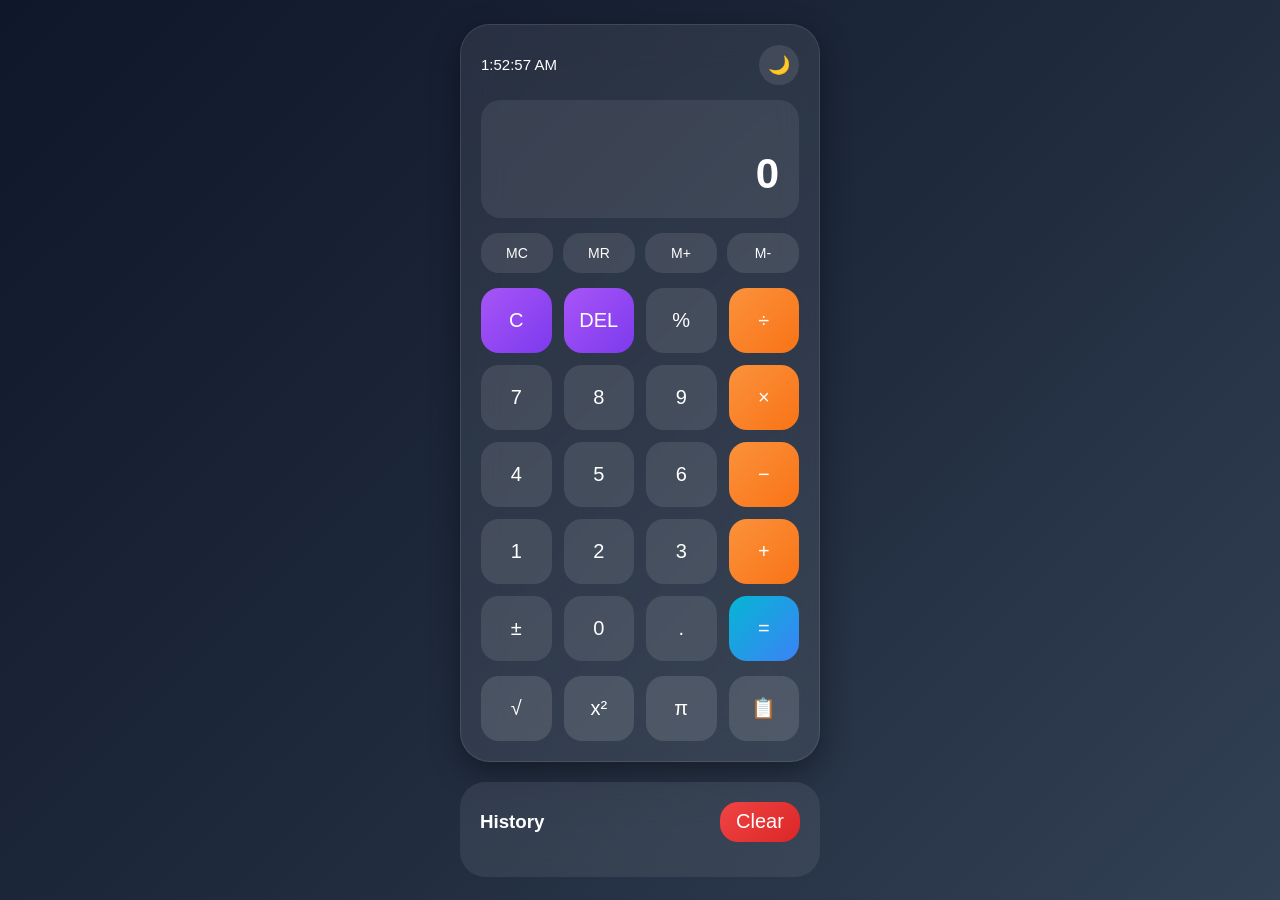
<file: WebDev-L2-Calculator/index.html>
<!DOCTYPE html>
<html lang="en">
<head>
    <meta charset="UTF-8">
    <meta name="viewport" content="width=device-width, initial-scale=1.0">
    <title>Calculator Pro</title>
    <link rel="stylesheet" href="style.css">
</head>
<body>

<div class="calculator">

    <!-- Top Bar -->
    <div class="top-bar">
        <div id="clock">00:00:00</div>
        <button id="theme-btn">🌙</button>
    </div>

    <!-- Display -->
    <div class="display">
        <div id="expression"></div>
        <div id="result">0</div>
    </div>

    <!-- Memory Buttons -->
    <div class="memory">
        <button>MC</button>
        <button>MR</button>
        <button>M+</button>
        <button>M-</button>
    </div>

    <!-- Main Buttons -->
    <div class="buttons">

        <button class="special">C</button>
        <button class="special">DEL</button>
        <button>%</button>
        <button class="operator">÷</button>

        <button>7</button>
        <button>8</button>
        <button>9</button>
        <button class="operator">×</button>

        <button>4</button>
        <button>5</button>
        <button>6</button>
        <button class="operator">−</button>

        <button>1</button>
        <button>2</button>
        <button>3</button>
        <button class="operator">+</button>

        <button>±</button>
        <button>0</button>
        <button>.</button>
        <button class="equal">=</button>

    </div>

    <!-- Extra Features -->
    <div class="extra-buttons">
        <button>√</button>
        <button>x²</button>
        <button>π</button>
        <button id="copyBtn">📋</button>
    </div>

</div>

<!-- History -->
<div class="history">

    <div class="history-header">
        <h3>History</h3>
        <button id="clear-history">Clear</button>
    </div>

    <ul id="history-list">

    </ul>

</div>

<script src="script.js"></script>

</body>
</html>
</file>
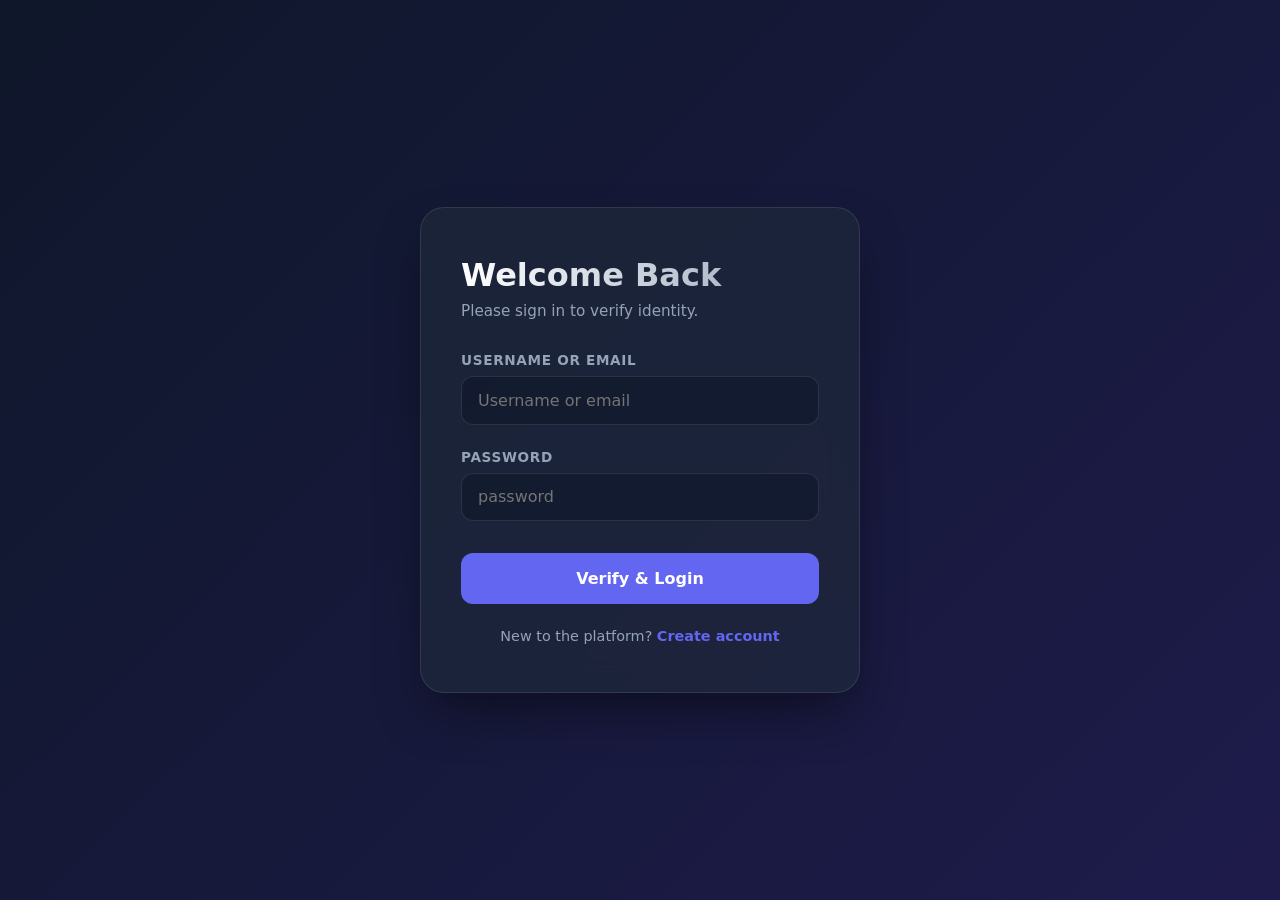
<file: WebDev-L2-LoginAuthenticationSystem/index.html>
<!DOCTYPE html>
<html lang="en">
<head>
    <meta charset="UTF-8">
    <meta name="viewport" content="width=device-width, initial-scale=1.0">
    <title>Secure Access Portal</title>
    <style>
        :root {
            --bg-gradient: linear-gradient(135deg, #0f172a 0%, #1e1b4b 100%);
            --panel-bg: rgba(30, 41, 59, 0.7);
            --accent: #6366f1;
            --accent-hover: #4f46e5;
            --text-main: #f8fafc;
            --text-muted: #94a3b8;
            --error: #f43f5e;
            --success: #10b981;
            --border: rgba(255, 255, 255, 0.1);
        }

        * { box-sizing: border-box; margin: 0; padding: 0; font-family: 'Segoe UI', system-ui, sans-serif; }

        body {
            background: var(--bg-gradient);
            color: var(--text-main);
            min-height: 100vh;
            display: flex;
            justify-content: center;
            align-items: center;
            padding: 1.5rem;
        }

        .auth-container {
            background: var(--panel-bg);
            backdrop-filter: blur(16px);
            border: 1px solid var(--border);
            border-radius: 24px;
            padding: 3rem 2.5rem;
            width: 100%;
            max-width: 440px;
            box-shadow: 0 25px 50px -12px rgba(0, 0, 0, 0.5);
            transition: transform 0.3s ease, opacity 0.3s ease;
        }

        .hidden { display: none !important; opacity: 0; transform: scale(0.95); }

        h2 { font-size: 2rem; font-weight: 700; margin-bottom: 0.5rem; background: linear-gradient(to right, #fff, var(--text-muted)); -webkit-background-clip: text; -webkit-text-fill-color: transparent; }
        .subtitle { color: var(--text-muted); font-size: 0.95rem; margin-bottom: 2rem; }

        .form-group { margin-bottom: 1.5rem; position: relative; }
        label { display: block; font-size: 0.85rem; font-weight: 600; text-transform: uppercase; letter-spacing: 0.05em; margin-bottom: 0.5rem; color: var(--text-muted); }
        
        input {
            width: 100%;
            padding: 0.85rem 1rem;
            background: rgba(15, 23, 42, 0.6);
            border: 1px solid var(--border);
            border-radius: 12px;
            color: var(--text-main);
            font-size: 1rem;
            transition: all 0.2s ease;
        }
        input:focus { outline: none; border-color: var(--accent); box-shadow: 0 0 0 3px rgba(99, 102, 241, 0.2); }

        button {
            width: 100%;
            padding: 1rem;
            background: var(--accent);
            color: white;
            border: none;
            border-radius: 12px;
            font-size: 1rem;
            font-weight: 600;
            cursor: pointer;
            transition: all 0.2s ease;
            margin-top: 0.5rem;
        }
        button:hover { background: var(--accent-hover); transform: translateY(-1px); }
        button:active { transform: translateY(1px); }

        .msg {
            margin-top: 1.25rem;
            padding: 1rem;
            border-radius: 12px;
            font-size: 0.9rem;
            font-weight: 500;
            line-height: 1.4;
            display: flex;
            align-items: center;
            animation: fadeIn 0.3s ease;
        }
        .msg.error { background: rgba(244, 63, 94, 0.15); border: 1px solid rgba(244, 63, 94, 0.3); color: #fecdd3; }
        .msg.success { background: rgba(16, 185, 129, 0.15); border: 1px solid rgba(16, 185, 129, 0.3); color: #d1fae5; }

        .switch-text { margin-top: 1.5rem; text-align: center; font-size: 0.9rem; color: var(--text-muted); }
        .switch-text a { color: var(--accent); text-decoration: none; font-weight: 600; cursor: pointer; transition: color 0.2s; }
        .switch-text a:hover { color: #818cf8; text-decoration: underline; }

        /* Dashboard Specifics */
        .dashboard-header { display: flex; align-items: center; justify-content: space-between; margin-bottom: 2rem; }
        .avatar { width: 48px; height: 48px; background: var(--accent); border-radius: 50%; display: flex; align-items: center; justify-content: center; font-weight: bold; font-size: 1.2rem; }
        .badge { display: inline-block; padding: 0.25rem 0.75rem; background: rgba(99, 102, 241, 0.15); color: #a5b4fc; border-radius: 20px; font-size: 0.8rem; font-weight: 600; margin-bottom: 1.5rem; }

        @keyframes fadeIn { from { opacity: 0; transform: translateY(-5px); } to { opacity: 1; transform: translateY(0); } }
    </style>
</head>
<body>

    <div id="register-view" class="auth-container">
        <h2>Create Account</h2>
        <p class="subtitle">Join our secure platform today.</p>
        <form id="register-form" novalidate>
            <div class="form-group">
                <label for="reg-username">Username or Email</label>
                <input type="text" id="reg-username" required autocomplete="username" placeholder="Enter your username">
            </div>
            <div class="form-group">
                <label for="reg-password">Password</label>
                <input type="password" id="reg-password" required autocomplete="new-password" placeholder="password">
            </div>
            <button type="submit">Get Started</button>
        </form>
        <div id="reg-msg" class="msg hidden"></div>
        <p class="switch-text">Already configured? <a onclick="showView('login')">Sign in</a></p>
    </div>

    <div id="login-view" class="auth-container hidden">
        <h2>Welcome Back</h2>
        <p class="subtitle">Please sign in to verify identity.</p>
        <form id="login-form" novalidate>
            <div class="form-group">
                <label for="login-username">Username or Email</label>
                <input type="text" id="login-username" required autocomplete="username" placeholder="Username or email">
            </div>
            <div class="form-group">
                <label for="login-password">Password</label>
                <input type="password" id="login-password" required autocomplete="current-password" placeholder="password">
            </div>
            <button type="submit">Verify & Login</button>
        </form>
        <div id="login-msg" class="msg hidden"></div>
        <p class="switch-text">New to the platform? <a onclick="showView('register')">Create account</a></p>
    </div>

    <div id="dashboard-view" class="auth-container hidden">
        <div class="dashboard-header">
            <div>
                <h2>Workspace</h2>
                <p class="subtitle" style="margin-bottom: 0;">Access granted.</p>
            </div>
            <div id="user-avatar" class="avatar">U</div>
        </div>
        <span class="badge">Protected Environment Session active</span>
        <p style="color: var(--text-muted); font-size: 0.95rem; line-height: 1.6; margin-bottom: 2rem;">
            This panel is guarded via programmatic local validation. Clearing application memory or requesting an explicit exit breaks runtime validation.
        </p>
        <button id="logout-btn" style="background: rgba(255,255,255,0.08); border: 1px solid var(--border); color: var(--text-main);">Terminate Session</button>
    </div>

    <script src="app.js"></script>
</body>
</html>
</file>
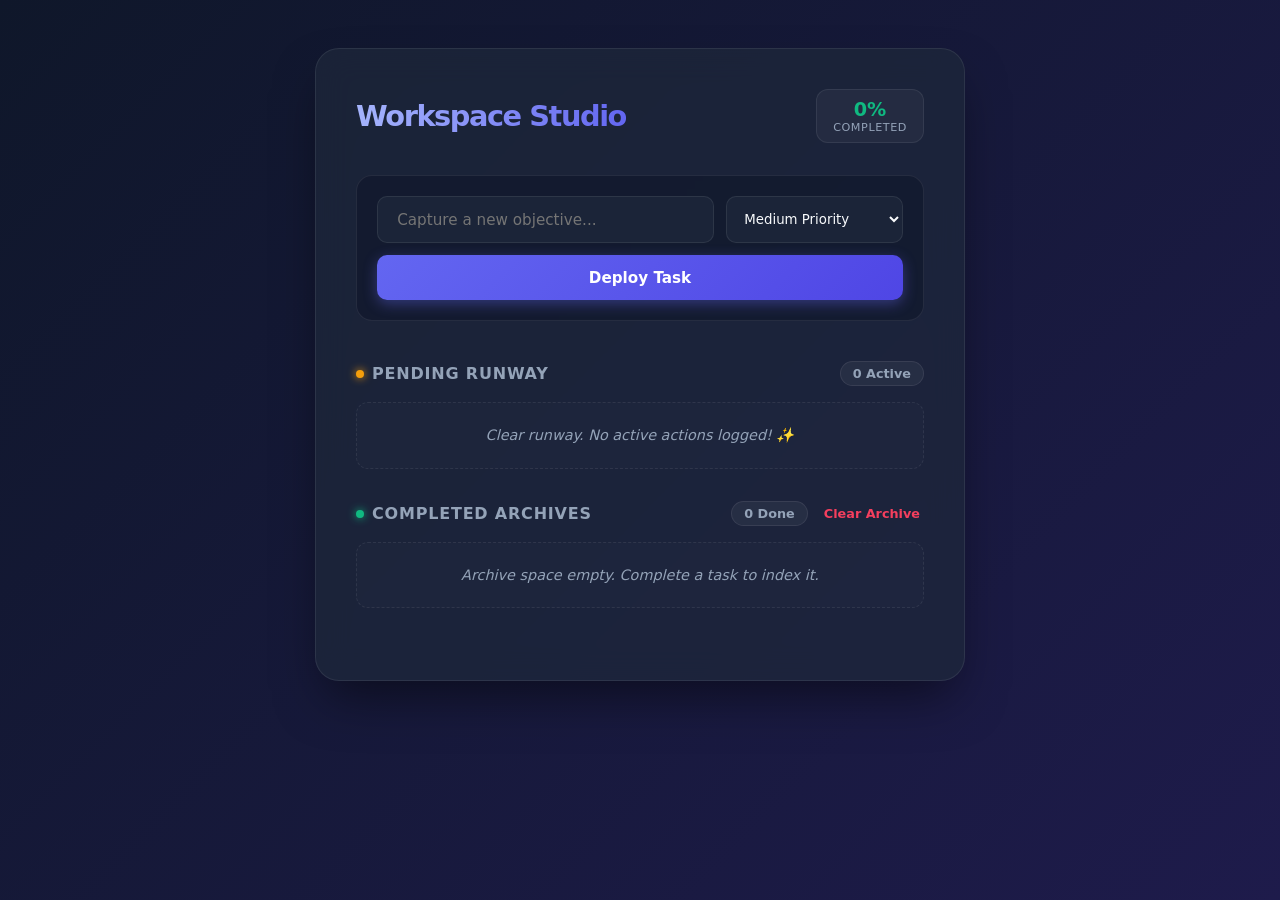
<file: WebDev-L2-ToDoWebApp/index.html>
<!DOCTYPE html>
<html lang="en">
<head>
    <meta charset="UTF-8">
    <meta name="viewport" content="width=device-width, initial-scale=1.0">
    <title>Classic Workspace Organizer</title>
    <link rel="stylesheet" href="style.css">
</head>
<body>

<div class="container">
    <header>
        <h1>Workspace Studio</h1>
        <div class="stats-container">
            <div class="stat-box">
                <span id="progressPercent">0%</span>
                <label>Completed</label>
            </div>
        </div>
    </header>

    <!-- Input Form Area -->
    <div class="input-card">
        <div class="input-group">
            <input type="text" id="taskInput" placeholder="Capture a new objective..." autocomplete="off">
            <select id="prioritySelect" class="priority-dropdown">
                <option value="Low">Low Priority</option>
                <option value="Medium" selected>Medium Priority</option>
                <option value="High">High Priority</option>
            </select>
        </div>
        <button class="btn-primary" id="addTaskBtn">Deploy Task</button>
    </div>

    <!-- Active Tasks Matrix -->
    <div class="section-wrapper">
        <div class="section-header">
            <div class="title-group">
                <span class="status-indicator pending-dot"></span>
                <span class="section-title">Pending Runway</span>
            </div>
            <span class="counter-badge" id="pendingCounter">0 Active</span>
        </div>
        <ul id="pendingList"></ul>
    </div>

    <!-- Closed Tasks Archives -->
    <div class="section-wrapper">
        <div class="section-header">
            <div class="title-group">
                <span class="status-indicator complete-dot"></span>
                <span class="section-title">Completed Archives</span>
            </div>
            <div class="header-utilities">
                <span class="counter-badge success-badge" id="completedCounter">0 Done</span>
                <button id="clearAllBtn" class="btn-text-action">Clear Archive</button>
            </div>
        </div>
        <ul id="completedList"></ul>
    </div>
</div>

<script src="app.js"></script>
</body>
</html>
</file>
<file: WebDev-L2-Calculator/style.css>
*{
    margin:0;
    padding:0;
    box-sizing:border-box;
    font-family:'Segoe UI',sans-serif;
}

body{
    min-height:100vh;
    display:flex;
    flex-direction:column;
    justify-content:center;
    align-items:center;
    background:linear-gradient(135deg,#0f172a,#1e293b,#334155);
    padding:20px;
    transition:0.3s;
}

body.light{
    background:linear-gradient(135deg,#dbeafe,#f8fafc);
}

/* Calculator */

.calculator{
    width:360px;
    background:rgba(255,255,255,0.08);
    backdrop-filter:blur(20px);
    border:1px solid rgba(255,255,255,0.1);
    border-radius:30px;
    padding:20px;
    box-shadow:
    0 10px 30px rgba(0,0,0,.4);
}

body.light .calculator{
    background:rgba(255,255,255,.6);
}

/* Top Bar */

.top-bar{
    display:flex;
    justify-content:space-between;
    align-items:center;
    margin-bottom:15px;
}

#clock{
    color:#fff;
    font-size:15px;
}

body.light #clock{
    color:#111;
}

#theme-btn{
    width:40px;
    height:40px;
    border:none;
    border-radius:50%;
    cursor:pointer;
    font-size:18px;
}

/* Display */

.display{
    background:rgba(255,255,255,.08);
    border-radius:20px;
    padding:20px;
    text-align:right;
    margin-bottom:15px;
}

#expression{
    color:#94a3b8;
    min-height:22px;
    font-size:18px;
}

#result{
    color:white;
    font-size:42px;
    margin-top:8px;
    font-weight:600;
    overflow-wrap:break-word;
}

body.light #result{
    color:black;
}

/* Memory */

.memory{
    display:grid;
    grid-template-columns:repeat(4,1fr);
    gap:10px;
    margin-bottom:15px;
}

.memory button{
    height:40px;
    font-size:14px;
}

/* Main Buttons */

.buttons{
    display:grid;
    grid-template-columns:repeat(4,1fr);
    gap:12px;
}

button{
    border:none;
    height:65px;
    border-radius:18px;
    cursor:pointer;
    font-size:20px;
    color:white;
    background:rgba(255,255,255,.1);
    transition:.2s;
}

body.light button{
    color:black;
}

button:hover{
    transform:translateY(-3px);
    box-shadow:0 8px 20px rgba(0,0,0,.2);
}

button:active{
    transform:scale(.95);
}

/* Colors */

.operator{
    background:linear-gradient(135deg,#fb923c,#f97316);
}

.equal{
    background:linear-gradient(135deg,#06b6d4,#3b82f6);
}

.special{
    background:linear-gradient(135deg,#a855f7,#7c3aed);
}

/* Extra Buttons */

.extra-buttons{
    display:grid;
    grid-template-columns:repeat(4,1fr);
    gap:12px;
    margin-top:15px;
}

.extra-buttons button{
    background:rgba(255,255,255,.12);
}

/* History */

.history{
    width:360px;
    margin-top:20px;
    background:rgba(255,255,255,.08);
    backdrop-filter:blur(20px);
    border-radius:25px;
    padding:20px;
    max-height:250px;
    overflow:auto;
}

body.light .history{
    background:rgba(255,255,255,.6);
}

.history-header{
    display:flex;
    justify-content:space-between;
    align-items:center;
    margin-bottom:15px;
}

.history h3{
    color:white;
}

body.light .history h3{
    color:black;
}

#clear-history{
    height:40px;
    width:80px;
    background:linear-gradient(135deg,#ef4444,#dc2626);
}

#history-list{
    list-style:none;
}

#history-list li{
    color:white;
    background:rgba(255,255,255,.08);
    padding:12px;
    border-radius:15px;
    margin-bottom:10px;
}

body.light #history-list li{
    color:black;
}

/* Mobile */

@media(max-width:450px){

    .calculator,
    .history{
        width:100%;
    }

}
</file>
<file: WebDev-L2-ToDoWebApp/style.css>
:root {
    --bg-gradient: linear-gradient(135deg, #0f172a 0%, #1e1b4b 100%);
    --card-bg: rgba(30, 41, 59, 0.7);
    --border-glass: rgba(255, 255, 255, 0.08);
    
    --text-primary: #f8fafc;
    --text-secondary: #94a3b8;
    
    /* Vibrant Neon Accent Palettes */
    --accent-electric: #6366f1;
    --accent-electric-glow: #4f46e5;
    --accent-mint: #10b981;
    --accent-crimson: #f43f5e;
    --accent-amber: #f59e0b;
    
    /* Priority Colors */
    --prio-low: #38bdf8;
    --prio-med: #fbbf24;
    --prio-high: #f43f5e;
}

* {
    box-sizing: border-box;
    margin: 0;
    padding: 0;
    font-family: 'Inter', system-ui, -apple-system, sans-serif;
}

body {
    background: var(--bg-gradient);
    color: var(--text-primary);
    min-height: 100vh;
    padding: 3rem 1rem;
    display: flex;
    justify-content: center;
    align-items: flex-start;
}

.container {
    width: 100%;
    max-width: 650px;
    background: var(--card-bg);
    backdrop-filter: blur(16px);
    -webkit-backdrop-filter: blur(16px);
    padding: 2.5rem;
    border-radius: 24px;
    border: 1px solid var(--border-glass);
    box-shadow: 0 25px 50px -12px rgba(0, 0, 0, 0.5);
}

/* Header & Progress Metrics */
header {
    display: flex;
    justify-content: space-between;
    align-items: center;
    margin-bottom: 2rem;
}

h1 {
    font-size: 1.8rem;
    font-weight: 800;
    letter-spacing: -0.05em;
    background: linear-gradient(to right, #a5b4fc, #6366f1);
    -webkit-background-clip: text;
    -webkit-text-fill-color: transparent;
}

.stats-container {
    background: rgba(255, 255, 255, 0.04);
    padding: 0.5rem 1rem;
    border-radius: 12px;
    border: 1px solid var(--border-glass);
}

.stat-box {
    display: flex;
    flex-direction: column;
    align-items: center;
}

.stat-box span {
    font-size: 1.2rem;
    font-weight: 700;
    color: var(--accent-mint);
}

.stat-box label {
    font-size: 0.7rem;
    text-transform: uppercase;
    letter-spacing: 0.05em;
    color: var(--text-secondary);
}

/* Form Panel Card */
.input-card {
    background: rgba(15, 23, 42, 0.6);
    padding: 1.25rem;
    border-radius: 16px;
    border: 1px solid var(--border-glass);
    margin-bottom: 2.5rem;
}

.input-group {
    display: flex;
    gap: 0.75rem;
    margin-bottom: 0.75rem;
}

input[type="text"] {
    flex: 2;
    background: rgba(30, 41, 59, 0.8);
    border: 1px solid var(--border-glass);
    padding: 0.85rem 1.2rem;
    border-radius: 10px;
    color: var(--text-primary);
    font-size: 0.95rem;
    outline: none;
    transition: all 0.2s ease;
}

input[type="text"]:focus {
    border-color: var(--accent-electric);
    box-shadow: 0 0 0 3px rgba(99, 102, 241, 0.2);
}

.priority-dropdown {
    flex: 1;
    background: rgba(30, 41, 59, 0.8);
    border: 1px solid var(--border-glass);
    padding: 0.85rem;
    border-radius: 10px;
    color: var(--text-primary);
    cursor: pointer;
    outline: none;
}

.btn-primary {
    width: 100%;
    background: linear-gradient(135deg, var(--accent-electric) 0%, var(--accent-electric-glow) 100%);
    color: white;
    padding: 0.85rem;
    border: none;
    border-radius: 10px;
    font-size: 0.95rem;
    font-weight: 600;
    cursor: pointer;
    box-shadow: 0 4px 14px rgba(99, 102, 241, 0.4);
    transition: all 0.2s ease;
}

.btn-primary:hover {
    transform: translateY(-1px);
    box-shadow: 0 6px 20px rgba(99, 102, 241, 0.6);
}

/* Custom Sections Layout */
.section-wrapper {
    margin-bottom: 2rem;
}

.section-header {
    display: flex;
    justify-content: space-between;
    align-items: center;
    margin-bottom: 1rem;
}

.title-group {
    display: flex;
    align-items: center;
    gap: 0.5rem;
}

.status-indicator {
    width: 8px;
    height: 8px;
    border-radius: 50%;
}
.pending-dot { background-color: var(--accent-amber); box-shadow: 0 0 8px var(--accent-amber); }
.complete-dot { background-color: var(--accent-mint); box-shadow: 0 0 8px var(--accent-mint); }

.section-title {
    font-size: 1rem;
    font-weight: 600;
    color: var(--text-secondary);
    text-transform: uppercase;
    letter-spacing: 0.05em;
}

.counter-badge {
    background: rgba(255, 255, 255, 0.05);
    padding: 0.25rem 0.75rem;
    border-radius: 99px;
    font-size: 0.8rem;
    font-weight: 600;
    color: var(--text-secondary);
    border: 1px solid var(--border-glass);
}

.header-utilities {
    display: flex;
    align-items: center;
    gap: 0.75rem;
}

.btn-text-action {
    background: transparent;
    border: none;
    color: var(--accent-crimson);
    font-size: 0.8rem;
    font-weight: 600;
    cursor: pointer;
    padding: 0.25rem;
    transition: opacity 0.2s;
}

.btn-text-action:hover { opacity: 0.8; }

/* Elegant Task Cards */
ul { list-style: none; }

.task-item {
    display: flex;
    align-items: center;
    justify-content: space-between;
    background: rgba(30, 41, 59, 0.4);
    border: 1px solid var(--border-glass);
    padding: 1rem 1.25rem;
    border-radius: 14px;
    margin-bottom: 0.65rem;
    gap: 1rem;
    transition: transform 0.2s ease, background 0.2s ease;
}

.task-item:hover {
    background: rgba(30, 41, 59, 0.6);
    transform: translateX(2px);
}

.task-content {
    display: flex;
    flex-direction: column;
    flex: 1;
}

.text-row {
    display: flex;
    align-items: center;
    gap: 0.6rem;
    margin-bottom: 0.25rem;
}

.task-text {
    font-size: 1rem;
    font-weight: 500;
    line-height: 1.4;
    word-break: break-word;
}

/* Priority Tags */
.priority-tag {
    font-size: 0.65rem;
    font-weight: 700;
    text-transform: uppercase;
    padding: 0.15rem 0.4rem;
    border-radius: 4px;
    letter-spacing: 0.02em;
}
.prio-Low { background: rgba(56, 189, 248, 0.15); color: var(--prio-low); }
.prio-Medium { background: rgba(251, 191, 36, 0.15); color: var(--prio-med); }
.prio-High { background: rgba(244, 63, 94, 0.15); color: var(--prio-high); }

.edit-input {
    background: #0f172a;
    border: 1px solid var(--accent-amber);
    color: white;
    padding: 0.35rem 0.6rem;
    border-radius: 6px;
    font-size: 1rem;
    width: 100%;
    outline: none;
}

.timestamp {
    font-size: 0.75rem;
    color: var(--text-secondary);
}

/* Interactive Utility Controls */
.actions {
    display: flex;
    gap: 0.4rem;
}

.btn-icon {
    border: none;
    padding: 0.45rem 0.75rem;
    font-size: 0.8rem;
    font-weight: 600;
    border-radius: 8px;
    color: white;
    cursor: pointer;
    transition: background 0.2s, transform 0.1s;
}

.btn-icon:active { transform: scale(0.95); }

.btn-complete { background: rgba(16, 185, 129, 0.2); color: var(--accent-mint); border: 1px solid rgba(16, 185, 129, 0.3); }
.btn-complete:hover { background: var(--accent-mint); color: #0f172a; }

.btn-edit { background: rgba(245, 158, 11, 0.2); color: var(--accent-amber); border: 1px solid rgba(245, 158, 11, 0.3); }
.btn-edit:hover { background: var(--accent-amber); color: #0f172a; }

.btn-delete { background: rgba(244, 63, 94, 0.2); color: var(--accent-crimson); border: 1px solid rgba(244, 63, 94, 0.3); }
.btn-delete:hover { background: var(--accent-crimson); color: white; }

/* Status Modification States */
.completed {
    opacity: 0.6;
    background: rgba(15, 23, 42, 0.2);
}

.completed .task-text {
    text-decoration: line-through;
    color: var(--text-secondary);
}

.empty-msg {
    text-align: center;
    color: var(--text-secondary);
    font-style: italic;
    padding: 1.5rem 0;
    font-size: 0.9rem;
    background: rgba(255, 255, 255, 0.01);
    border-radius: 12px;
    border: 1px dashed var(--border-glass);
}
</file>
